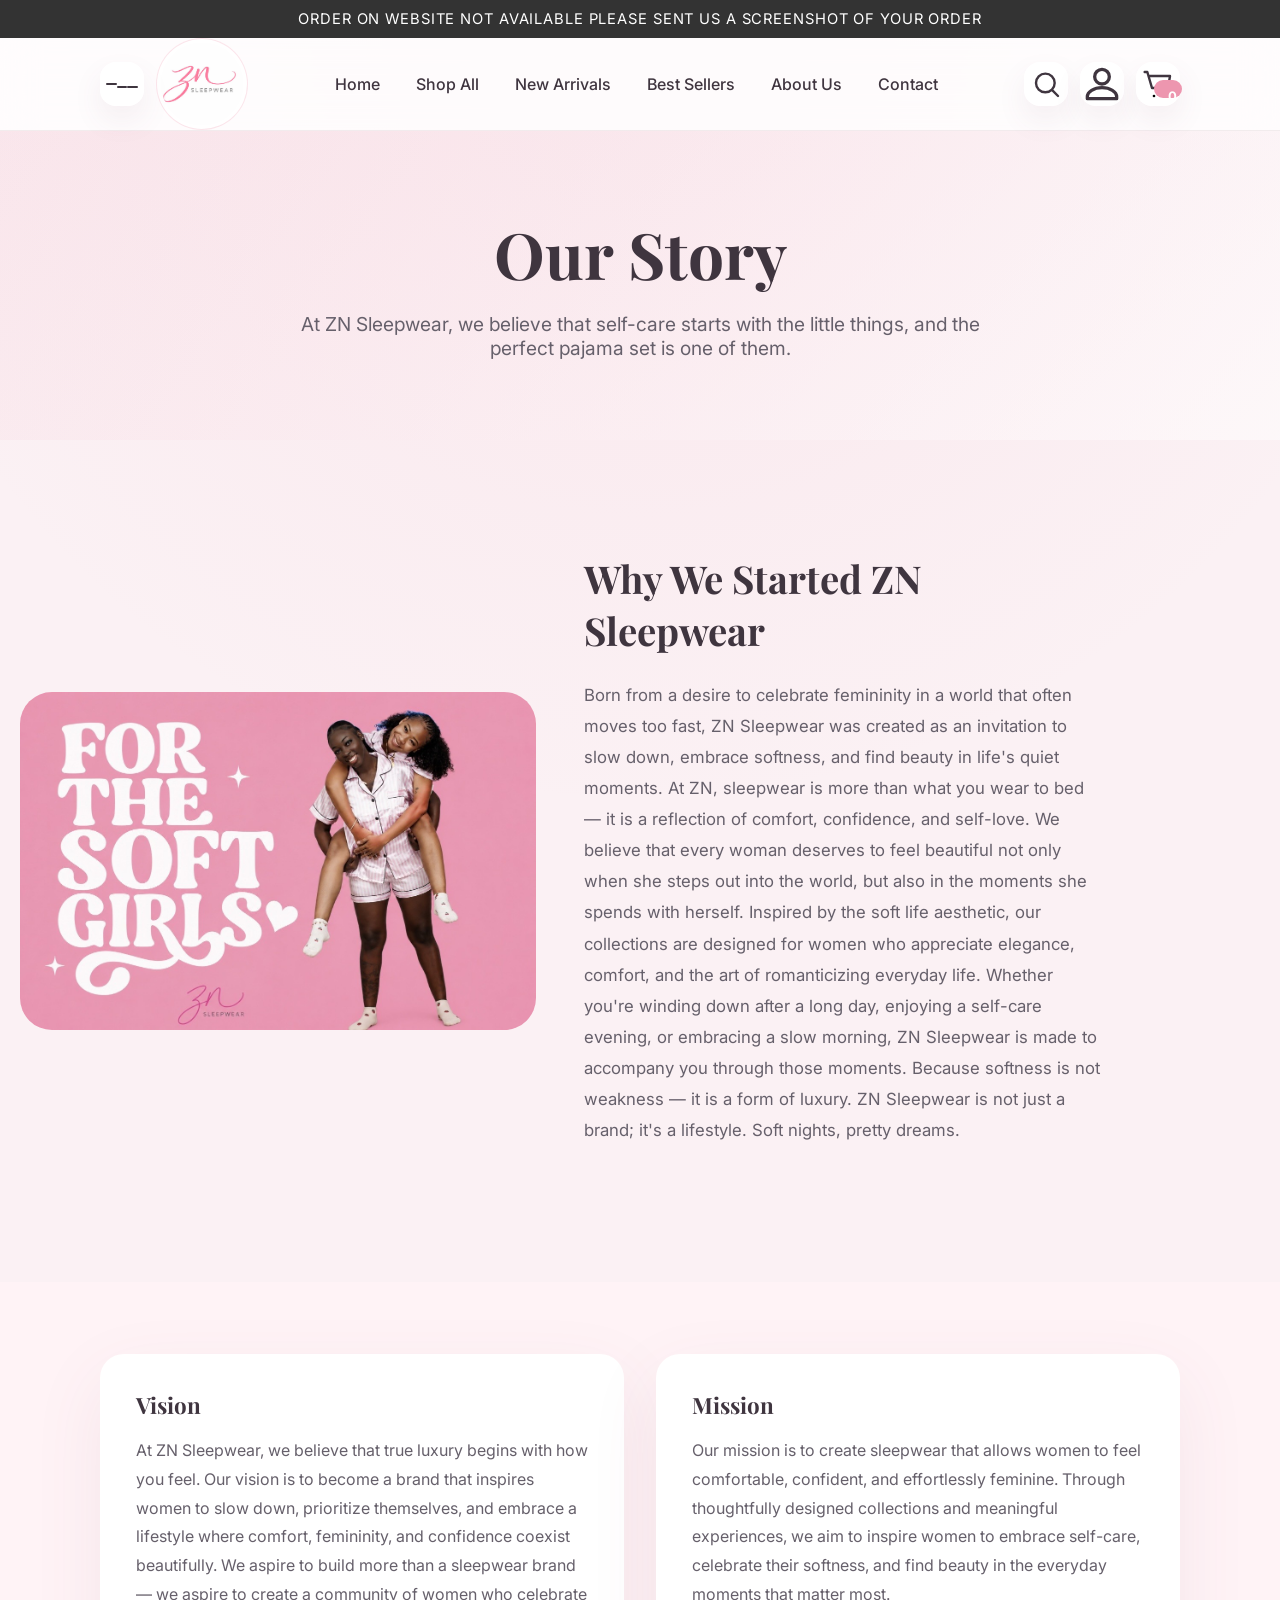
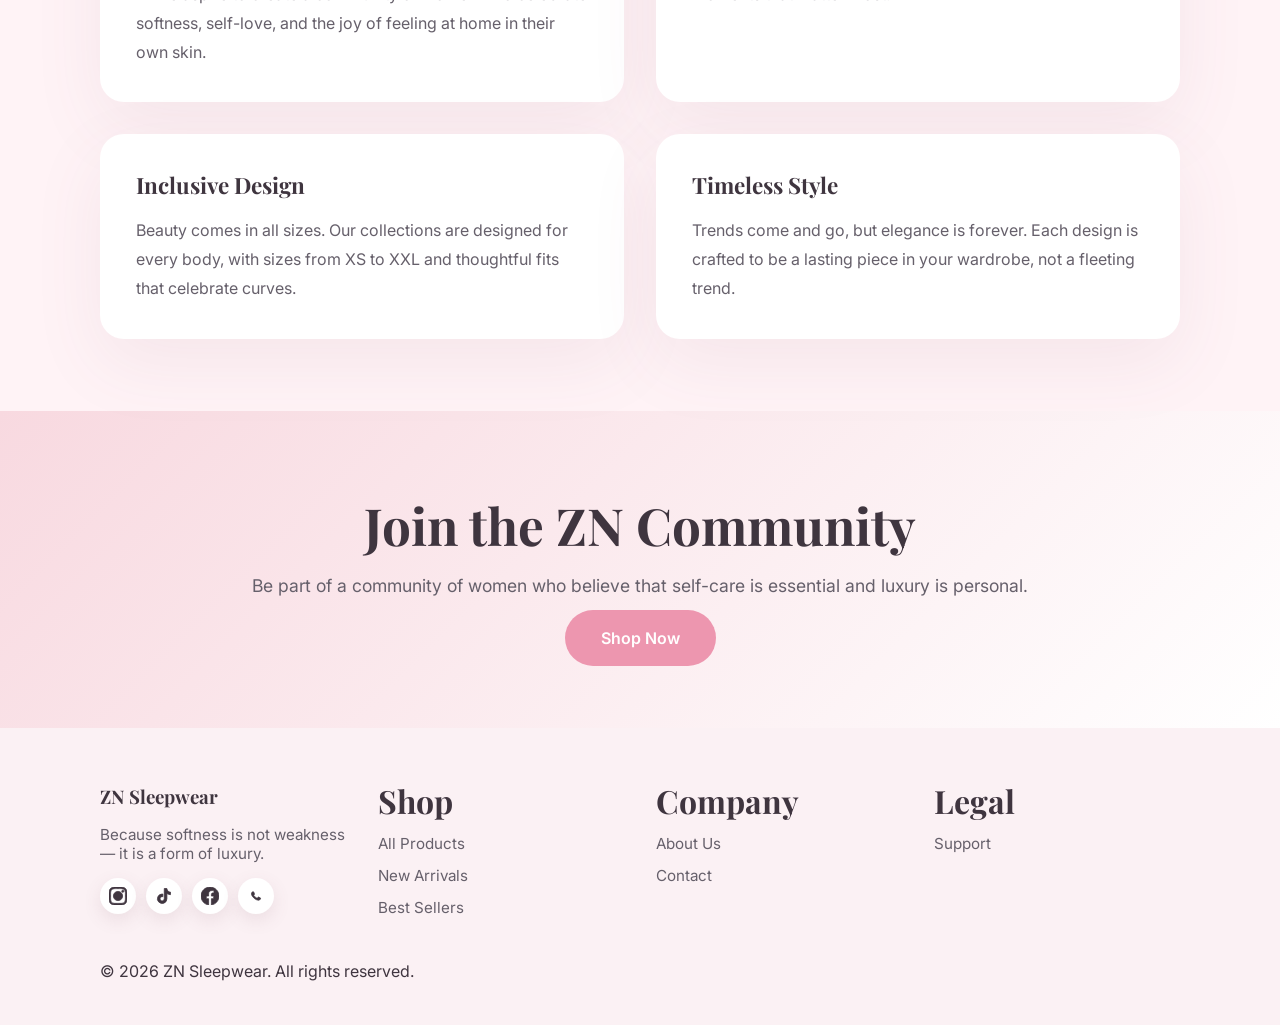
<file: about.html>
<!doctype html>
<html lang="en">
<head>
  <meta charset="utf-8" />
  <meta name="viewport" content="width=device-width, initial-scale=1" />
  <meta name="description" content="Learn about ZN Sleepwear - luxury sleepwear brand dedicated to comfort, quality, and sustainability." />
  <title>About Us | ZN Sleepwear</title>
  <link rel="preconnect" href="https://fonts.googleapis.com" />
  <link rel="preconnect" href="https://fonts.gstatic.com" crossorigin />
  <link href="https://fonts.googleapis.com/css2?family=Inter:wght@400;500;600;700;800&family=Playfair+Display:wght@500;600;700&display=swap" rel="stylesheet" />
  <link rel="stylesheet" href="css/style.css" />
</head>
<body>
  <div class="announcement-bar">ORDER ON WEBSITE NOT AVAILABLE PLEASE SENT US A SCREENSHOT OF YOUR ORDER</div>

  <header class="site-header" id="header">
    <div class="container header-inner">
      <button class="icon-btn nav-toggle" id="navToggle" aria-label="Open menu">
        <span></span>
        <span></span>
        <span></span>
      </button>

      <a class="brand-link" href="index.html">
        <img class="brand-logo" src="img/our logo.jpg" alt="ZN Sleepwear" />
      </a>

      <nav class="desktop-nav" aria-label="Main navigation">
        <ul>
          <li><a href="index.html">Home</a></li>
          <li><a href="shop.html">Shop All</a></li>
          <li><a href="shop.html?category=new">New Arrivals</a></li>
          <li><a href="shop.html?category=best">Best Sellers</a></li>
          <li><a href="about.html">About Us</a></li>
          <li><a href="contact.html">Contact</a></li>
        </ul>
      </nav>

      <div class="header-actions">
        <button class="icon-btn search-toggle" id="searchToggle" aria-label="Search">
          <svg viewBox="0 0 24 24" aria-hidden="true"><path d="M21 21l-4.35-4.35m1.85-5.45a7 7 0 1 1-14 0 7 7 0 0 1 14 0Z" fill="none" stroke="currentColor" stroke-width="1.8" stroke-linecap="round" stroke-linejoin="round"/></svg>
        </button>
        <a class="icon-btn account-btn" href="#" aria-label="Account">
          <svg viewBox="0 0 24 24" aria-hidden="true"><path d="M12 12a4 4 0 1 0-4-4 4 4 0 0 0 4 4Zm0 2c-4.4 0-8 2.2-8 5v1h16v-1c0-2.8-3.6-5-8-5Z" fill="none" stroke="currentColor" stroke-width="1.8" stroke-linecap="round" stroke-linejoin="round"/></svg>
        </a>
        <button class="icon-btn cart-btn" id="cartToggle" aria-label="Cart">
          <svg viewBox="0 0 24 24" aria-hidden="true"><path d="M6 6h15l-1.5 9h-12L4 3H2" fill="none" stroke="currentColor" stroke-width="1.8" stroke-linecap="round" stroke-linejoin="round"/><circle cx="9" cy="21" r="1"/><circle cx="18" cy="21" r="1"/></svg>
          <span class="badge cart-count" id="cartCount">0</span>
        </button>
      </div>
    </div>

    <nav class="mobile-nav hidden" id="mobileNav">
      <ul>
        <li><a href="index.html">Home</a></li>
        <li><a href="shop.html">Shop All</a></li>
        <li><a href="shop.html?category=new">New Arrivals</a></li>
        <li><a href="shop.html?category=best">Best Sellers</a></li>
        <li><a href="about.html">About Us</a></li>
        <li><a href="contact.html">Contact</a></li>
      </ul>
    </nav>

    <div class="search-panel hidden" id="searchPanel">
      <div class="container search-box">
        <input type="search" id="searchInput" placeholder="Search pajamas, robes, sets..." aria-label="Search" />
        <div id="searchResults" class="search-results hidden"></div>
      </div>
    </div>
  </header>

  <main id="main">
    <section class="page-hero">
      <div class="container">
        <h1>Our Story</h1>
        <p>At ZN Sleepwear, we believe that self-care starts with the little things, and the perfect pajama set is one of them.</p>
      </div>
    </section>

    <section class="section">
      <div class="container about-large-grid">
        <div class="about-large-image">
          <img src="img/pj%20cover.jfif" alt="ZN Sleepwear collection" />
        </div>
        <div class="about-large-copy">
          <h2>Why We Started ZN Sleepwear</h2>
          <p>Born from a desire to celebrate femininity in a world that often moves too fast, ZN Sleepwear was created as an invitation to slow down, embrace softness, and find beauty in life's quiet moments.

At ZN, sleepwear is more than what you wear to bed — it is a reflection of comfort, confidence, and self-love. We believe that every woman deserves to feel beautiful not only when she steps out into the world, but also in the moments she spends with herself.

Inspired by the soft life aesthetic, our collections are designed for women who appreciate elegance, comfort, and the art of romanticizing everyday life. Whether you're winding down after a long day, enjoying a self-care evening, or embracing a slow morning, ZN Sleepwear is made to accompany you through those moments.

Because softness is not weakness — it is a form of luxury.

ZN Sleepwear is not just a brand; it's a lifestyle.

Soft nights, pretty dreams.
</p>
        </div>
      </div>
    </section>

    <section class="section section-alt">
      <div class="container">
        <div class="values-grid">
          <div class="value-card">
            <h3>Vision</h3>
            <p>At ZN Sleepwear, we believe that true luxury begins with how you feel.

Our vision is to become a brand that inspires women to slow down, prioritize themselves, and embrace a lifestyle where comfort, femininity, and confidence coexist beautifully.

We aspire to build more than a sleepwear brand — we aspire to create a community of women who celebrate softness, self-love, and the joy of feeling at home in their own skin.
</p>
          </div>
          <div class="value-card">
            <h3>Mission</h3>
            <p>Our mission is to create sleepwear that allows women to feel comfortable, confident, and effortlessly feminine.

Through thoughtfully designed collections and meaningful experiences, we aim to inspire women to embrace self-care, celebrate their softness, and find beauty in the everyday moments that matter most.</p>
          </div>
          <div class="value-card">
            <h3>Inclusive Design</h3>
            <p>Beauty comes in all sizes. Our collections are designed for every body, with sizes from XS to XXL and thoughtful fits that celebrate curves.</p>
          </div>
          <div class="value-card">
            <h3>Timeless Style</h3>
            <p>Trends come and go, but elegance is forever. Each design is crafted to be a lasting piece in your wardrobe, not a fleeting trend.</p>
          </div>
        </div>
      </div>
    </section>

    <section class="section cta-section">
      <div class="container">
        <h2>Join the ZN Community</h2>
        <p>Be part of a community of women who believe that self-care is essential and luxury is personal.</p>
        <a class="btn btn-primary btn-large" href="shop.html">Shop Now</a>
      </div>
    </section>
  </main>

  <footer class="site-footer">
    <div class="container footer-content">
      <div class="footer-grid">
        <div class="footer-col">
          <h3>ZN Sleepwear</h3>
          <p>Because softness is not weakness — it is a form of luxury.</p>
          <div class="social-links">
            <a href="https://www.instagram.com/znsleepwear.sr?utm_source=qr" target="_blank" rel="noopener noreferrer" aria-label="Instagram">
              <svg viewBox="0 0 24 24" aria-hidden="true"><path d="M12 2.163c3.204 0 3.584.012 4.85.07 3.252.148 4.771 1.691 4.919 4.919.058 1.265.069 1.645.069 4.849 0 3.205-.012 3.584-.069 4.849-.149 3.225-1.664 4.771-4.919 4.919-1.266.057-1.645.069-4.849.069-3.203 0-3.584-.012-4.849-.069-3.26-.149-4.771-1.699-4.919-4.92-.058-1.265-.07-1.644-.07-4.849 0-3.204.013-3.583.07-4.849.149-3.227 1.664-4.771 4.919-4.919 1.266-.057 1.645-.069 4.849-.069zm0-2.163c-3.259 0-3.667.014-4.947.072-4.358.2-6.78 2.618-6.98 6.98-.059 1.281-.073 1.689-.073 4.948 0 3.259.014 3.668.072 4.948.2 4.358 2.618 6.78 6.98 6.98 1.281.058 1.689.072 4.948.072 3.259 0 3.668-.014 4.948-.072 4.354-.2 6.782-2.618 6.979-6.98.059-1.28.073-1.689.073-4.948 0-3.259-.014-3.667-.072-4.947-.196-4.354-2.617-6.78-6.979-6.98-1.281-.059-1.69-.073-4.949-.073z"/><path d="M5.838 12a6.162 6.162 0 1 1 12.324 0 6.162 6.162 0 0 1-12.324 0zM12 16a4 4 0 1 1 0-8 4 4 0 0 1 0 8zm4.965-10.322a1.44 1.44 0 1 1 2.881.001 1.44 1.44 0 0 1-2.881-.001z"/></svg>
            </a>
            <a href="https://www.tiktok.com/@znsleepwear.sr?_r=1&_t=ZS-9739ihKT8hF" target="_blank" rel="noopener noreferrer" aria-label="TikTok">
              <svg viewBox="0 0 24 24" aria-hidden="true"><path d="M19.59 6.69a4.83 4.83 0 0 1-3.77-4.25V2h-3.45v13.67a2.89 2.89 0 0 1-5.1 1.82 2.89 2.89 0 0 1 2.31-4.64 2.88 2.88 0 0 1 .88.13V9.4a6.84 6.84 0 0 0-1-.05A6.33 6.33 0 0 0 5 20.1a6.34 6.34 0 0 0 10.86-4.43v-7a8.16 8.16 0 0 0 4.77 1.52v-3.4a4.85 4.85 0 0 1-.97-.09z"/></svg>
            </a>
            <a href="https://www.facebook.com/share/1GzpDMSLn6/?mibextid=wwXIfr" target="_blank" rel="noopener noreferrer" aria-label="Facebook">
              <svg viewBox="0 0 24 24" aria-hidden="true"><path d="M24 12.073c0-6.627-5.373-12-12-12s-12 5.373-12 12c0 5.99 4.388 10.954 10.125 11.854v-8.385H7.078v-3.47h3.047V9.43c0-3.007 1.792-4.669 4.533-4.669 1.312 0 2.686.235 2.686.235v2.953H15.83c-1.491 0-1.956.925-1.956 1.874v2.25h3.328l-.532 3.47h-2.796v8.385C19.612 23.027 24 18.062 24 12.073z"/></svg>
            </a>
            <a href="https://wa.me/5978715234" target="_blank" rel="noopener noreferrer" aria-label="WhatsApp">
              <svg viewBox="0 0 24 24" aria-hidden="true"><path d="M17.472 14.382c-.297-.149-1.758-.867-2.03-.967-.273-.099-.472-.149-.672.149-.198.297-.767.967-.94 1.166-.173.198-.347.223-.644.075-.297-.149-1.255-.462-2.39-1.475-.883-.788-1.48-1.761-1.653-2.059-.173-.297-.018-.458.13-.606.134-.133.297-.347.446-.52.149-.173.198-.297.298-.495.099-.198.05-.372-.025-.52-.075-.149-.672-1.612-.921-2.212-.242-.579-.487-.5-.672-.51l-.573-.01c-.198 0-.52.075-.792.372s-1.04 1.016-1.04 2.479 1.065 2.876 1.213 3.074c.149.198 2.095 3.2 5.077 4.487.709.306 1.262.489 1.693.626.712.227 1.36.195 1.872.118.572-.085 1.758-.719 2.006-1.413.248-.695.248-1.29.173-1.413-.074-.124-.272-.198-.57-.347z"/></svg>
            </a>
          </div>
        </div>

        <div class="footer-col">
          <h4>Shop</h4>
          <ul>
            <li><a href="shop.html">All Products</a></li>
            <li><a href="shop.html?category=new">New Arrivals</a></li>
            <li><a href="shop.html?category=best">Best Sellers</a></li>
          </ul>
        </div>

        <div class="footer-col">
          <h4>Company</h4>
          <ul>
            <li><a href="about.html">About Us</a></li>
            <li><a href="contact.html">Contact</a></li>
          </ul>
        </div>

        <div class="footer-col">
          <h4>Legal</h4>
          <ul>
            <li><a href="contact.html">Support</a></li>
          </ul>
        </div>
      </div>

      <div class="footer-divider"></div>

      <div class="footer-bottom">
        <p>&copy; 2026 ZN Sleepwear. All rights reserved.</p>
      </div>
    </div>
  </footer>

  <div class="cart-drawer hidden" id="cartDrawer">
    <div class="drawer-header">
      <h2>Your Bag</h2>
      <button class="icon-btn close-cart" id="closeCart" aria-label="Close">
        <svg viewBox="0 0 24 24"><path d="M18 6L6 18M6 6l12 12" stroke="currentColor" stroke-width="2" stroke-linecap="round"/></svg>
      </button>
    </div>
    <div class="drawer-body">
      <div id="cartItemsList" class="cart-items-list"></div>
    </div>
    <div class="drawer-footer">
      <div class="cart-summary">
        <div class="summary-row">
          <span>Subtotal</span>
          <strong id="cartSubtotal">SRD0.00</strong>
        </div>
        <div class="summary-row">
          <span>Shipping</span>
          <span>Calculated at checkout</span>
        </div>
      </div>
      <button class="btn btn-primary btn-block" id="checkoutBtn">Proceed to Checkout</button>
      <a class="btn btn-outline btn-block" href="shop.html">Continue Shopping</a>
    </div>
  </div>

  <div class="backdrop hidden" id="backdrop"></div>

  <script src="js/app.js" defer></script>
</body>
</html>
</file>
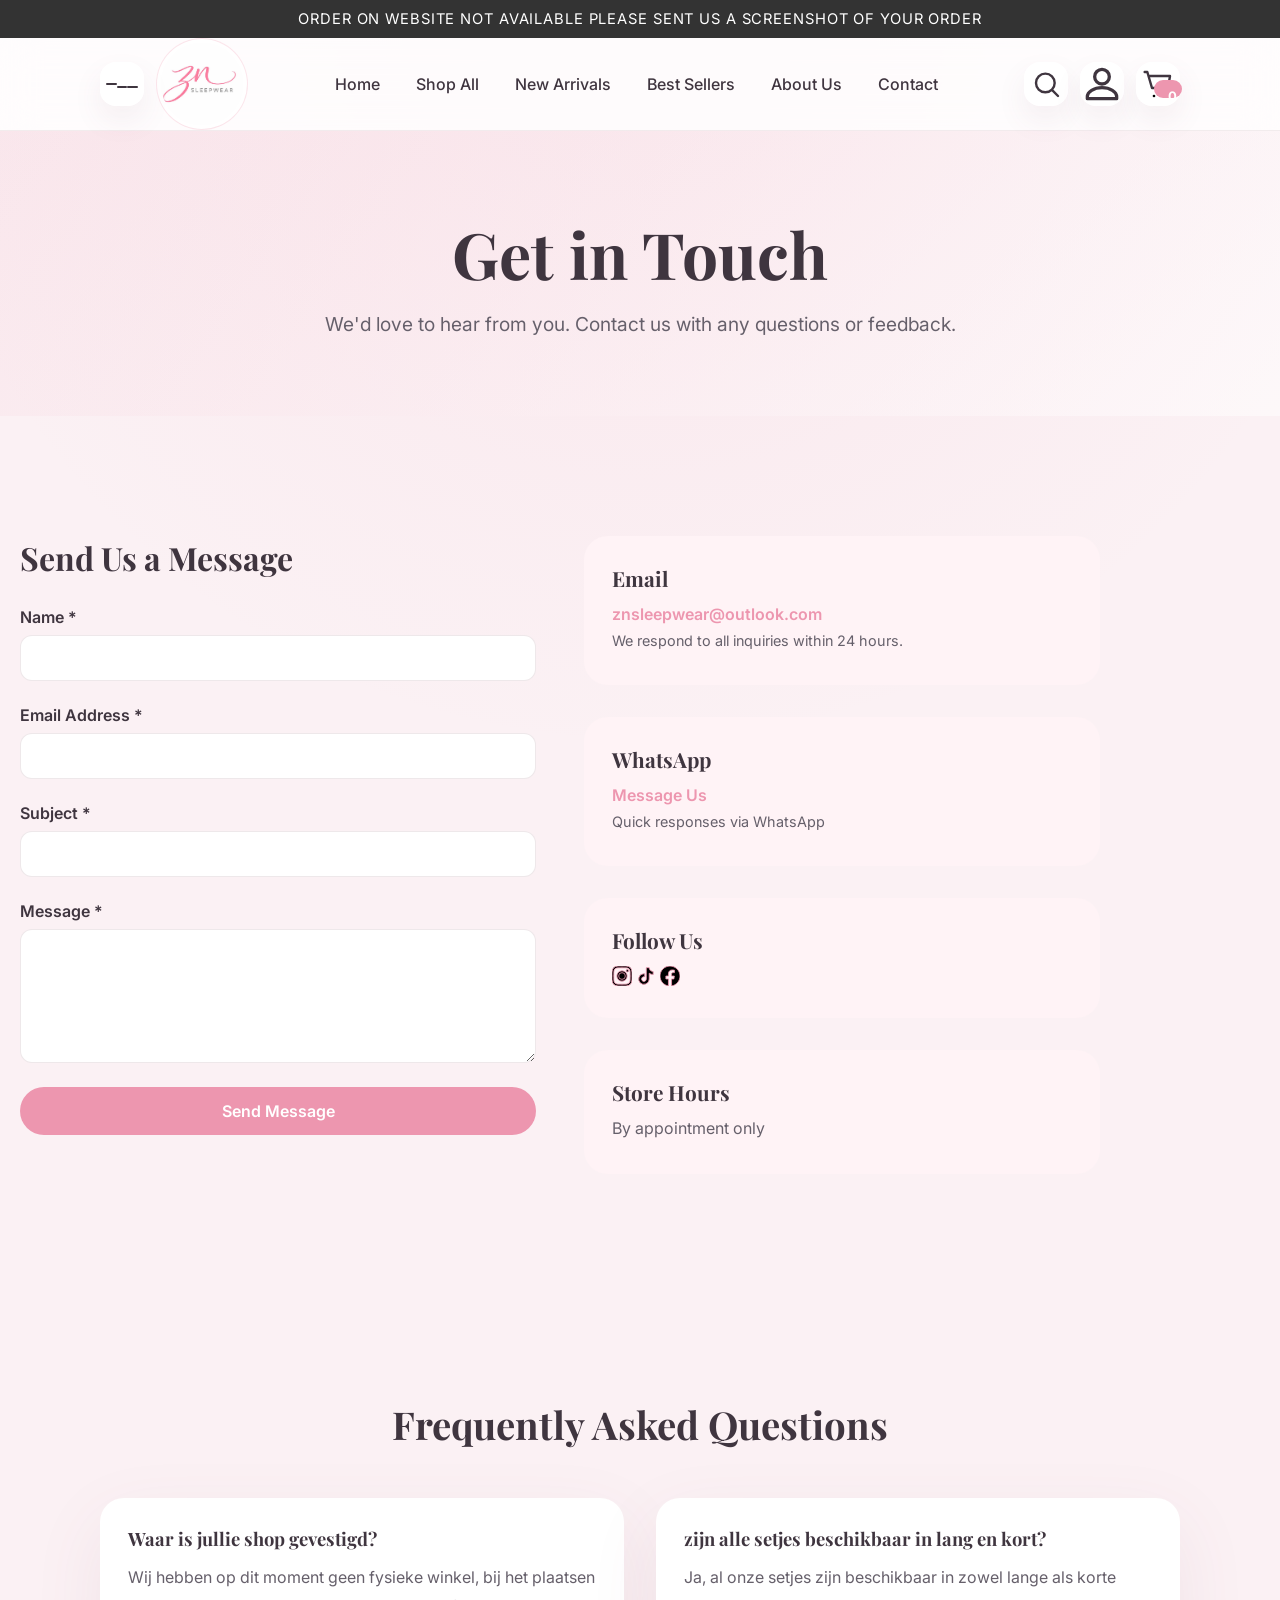
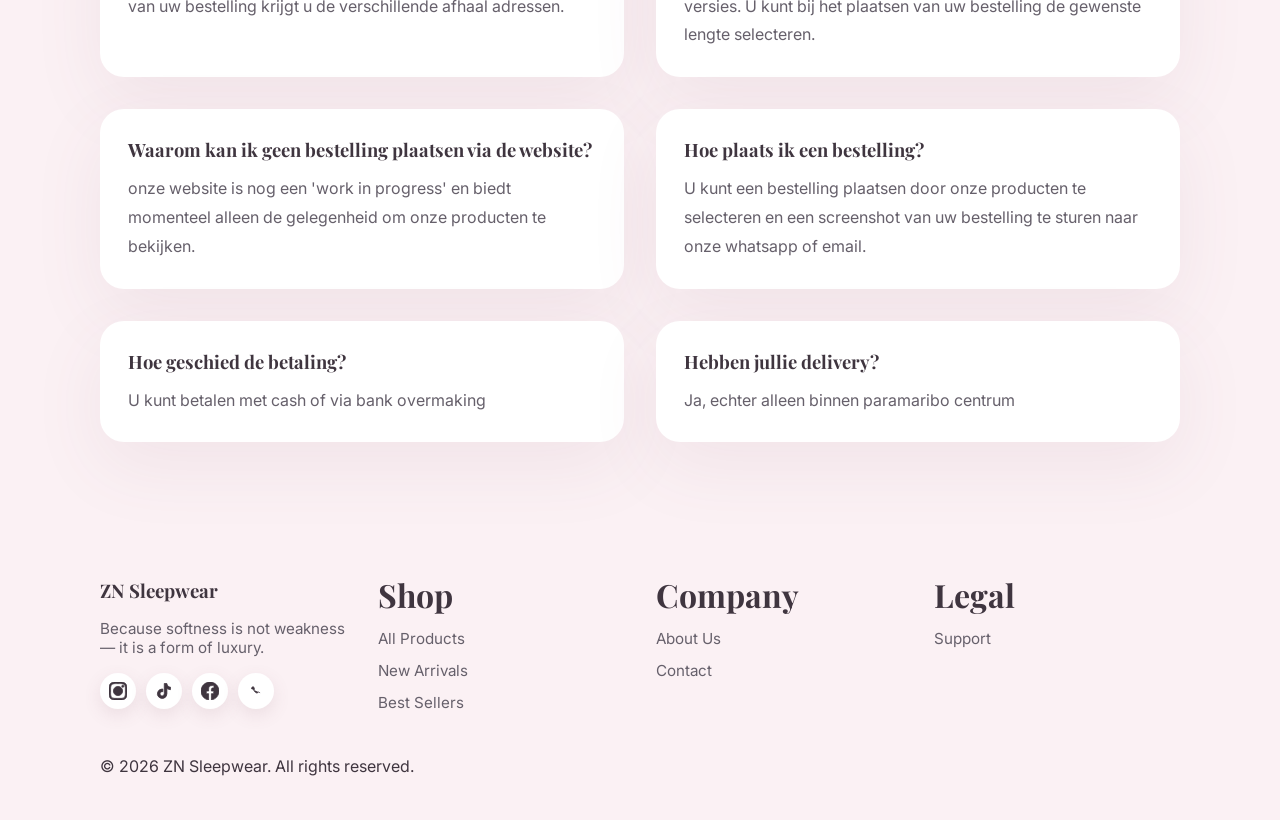
<file: contact.html>
<!doctype html>
<html lang="en">
<head>
  <meta charset="utf-8" />
  <meta name="viewport" content="width=device-width, initial-scale=1" />
  <meta name="description" content="Contact ZN Sleepwear - Get in touch with our team via email, phone, or social media." />
  <title>Contact | ZN Sleepwear</title>
  <link rel="preconnect" href="https://fonts.googleapis.com" />
  <link rel="preconnect" href="https://fonts.gstatic.com" crossorigin />
  <link href="https://fonts.googleapis.com/css2?family=Inter:wght@400;500;600;700;800&family=Playfair+Display:wght@500;600;700&display=swap" rel="stylesheet" />
  <link rel="stylesheet" href="css/style.css" />
</head>
<body>
  <div class="announcement-bar">ORDER ON WEBSITE NOT AVAILABLE PLEASE SENT US A SCREENSHOT OF YOUR ORDER</div>

  <header class="site-header" id="header">
    <div class="container header-inner">
      <button class="icon-btn nav-toggle" id="navToggle" aria-label="Open menu">
        <span></span>
        <span></span>
        <span></span>
      </button>

      <a class="brand-link" href="index.html">
        <img class="brand-logo" src="img/our logo.jpg" alt="ZN Sleepwear" />
      </a>

      <nav class="desktop-nav" aria-label="Main navigation">
        <ul>
          <li><a href="index.html">Home</a></li>
          <li><a href="shop.html">Shop All</a></li>
          <li><a href="shop.html?category=new">New Arrivals</a></li>
          <li><a href="shop.html?category=best">Best Sellers</a></li>
          <li><a href="about.html">About Us</a></li>
          <li><a href="contact.html">Contact</a></li>
        </ul>
      </nav>

      <div class="header-actions">
        <button class="icon-btn search-toggle" id="searchToggle" aria-label="Search">
          <svg viewBox="0 0 24 24" aria-hidden="true"><path d="M21 21l-4.35-4.35m1.85-5.45a7 7 0 1 1-14 0 7 7 0 0 1 14 0Z" fill="none" stroke="currentColor" stroke-width="1.8" stroke-linecap="round" stroke-linejoin="round"/></svg>
        </button>
        <a class="icon-btn account-btn" href="#" aria-label="Account">
          <svg viewBox="0 0 24 24" aria-hidden="true"><path d="M12 12a4 4 0 1 0-4-4 4 4 0 0 0 4 4Zm0 2c-4.4 0-8 2.2-8 5v1h16v-1c0-2.8-3.6-5-8-5Z" fill="none" stroke="currentColor" stroke-width="1.8" stroke-linecap="round" stroke-linejoin="round"/></svg>
        </a>
        <button class="icon-btn cart-btn" id="cartToggle" aria-label="Cart">
          <svg viewBox="0 0 24 24" aria-hidden="true"><path d="M6 6h15l-1.5 9h-12L4 3H2" fill="none" stroke="currentColor" stroke-width="1.8" stroke-linecap="round" stroke-linejoin="round"/><circle cx="9" cy="21" r="1"/><circle cx="18" cy="21" r="1"/></svg>
          <span class="badge cart-count" id="cartCount">0</span>
        </button>
      </div>
    </div>

    <nav class="mobile-nav hidden" id="mobileNav">
      <ul>
        <li><a href="index.html">Home</a></li>
        <li><a href="shop.html">Shop All</a></li>
        <li><a href="shop.html?category=new">New Arrivals</a></li>
        <li><a href="shop.html?category=best">Best Sellers</a></li>
        <li><a href="about.html">About Us</a></li>
        <li><a href="contact.html">Contact</a></li>
      </ul>
    </nav>

    <div class="search-panel hidden" id="searchPanel">
      <div class="container search-box">
        <input type="search" id="searchInput" placeholder="Search pajamas, robes, sets..." aria-label="Search" />
        <div id="searchResults" class="search-results hidden"></div>
      </div>
    </div>
  </header>

  <main id="main">
    <section class="page-hero">
      <div class="container">
        <h1>Get in Touch</h1>
        <p>We'd love to hear from you. Contact us with any questions or feedback.</p>
      </div>
    </section>

    <section class="section">
      <div class="container contact-grid">
        <div class="contact-form-wrapper">
          <h2>Send Us a Message</h2>
          <form class="contact-form" id="contactForm">
            <div class="form-group">
              <label for="name">Name *</label>
              <input type="text" id="name" name="name" required />
            </div>
            <div class="form-group">
              <label for="email">Email Address *</label>
              <input type="email" id="email" name="email" required />
            </div>
            <div class="form-group">
              <label for="subject">Subject *</label>
              <input type="text" id="subject" name="subject" required />
            </div>
            <div class="form-group">
              <label for="message">Message *</label>
              <textarea id="message" name="message" rows="6" required></textarea>
            </div>
            <button class="btn btn-primary" type="submit">Send Message</button>
          </form>
        </div>

        <div class="contact-info">
          <div class="info-card">
            <h3>Email</h3>
            <p><a href="mailto:znsleepwear@outlook.com">znsleepwear@outlook.com</a></p>
            <p class="text-small">We respond to all inquiries within 24 hours.</p>
          </div>

          <div class="info-card">
            <h3>WhatsApp</h3>
            <p><a href="https://wa.me/5978715234" target="_blank" rel="noopener">Message Us</a></p>
            <p class="text-small">Quick responses via WhatsApp</p>
          </div>

          <div class="info-card">
            <h3>Follow Us</h3>
            <div class="social-grid">
              <a href="https://www.instagram.com/znsleepwear.sr?utm_source=qr" target="_blank" rel="noopener noreferrer" aria-label="Instagram" class="social-icon">
                <svg viewBox="0 0 24 24" aria-hidden="true"><path d="M12 2.163c3.204 0 3.584.012 4.85.07 3.252.148 4.771 1.691 4.919 4.919.058 1.265.069 1.645.069 4.849 0 3.205-.012 3.584-.069 4.849-.149 3.225-1.664 4.771-4.919 4.919-1.266.057-1.645.069-4.849.069-3.203 0-3.584-.012-4.849-.069-3.26-.149-4.771-1.699-4.919-4.92-.058-1.265-.07-1.644-.07-4.849 0-3.204.013-3.583.07-4.849.149-3.227 1.664-4.771 4.919-4.919 1.266-.057 1.645-.069 4.849-.069zm0-2.163c-3.259 0-3.667.014-4.947.072-4.358.2-6.78 2.618-6.98 6.98-.059 1.281-.073 1.689-.073 4.948 0 3.259.014 3.668.072 4.948.2 4.358 2.618 6.78 6.98 6.98 1.281.058 1.689.072 4.948.072 3.259 0 3.668-.014 4.948-.072 4.354-.2 6.782-2.618 6.979-6.98.059-1.28.073-1.689.073-4.948 0-3.259-.014-3.667-.072-4.947-.196-4.354-2.617-6.78-6.979-6.98-1.281-.059-1.69-.073-4.949-.073z"/><path d="M5.838 12a6.162 6.162 0 1 1 12.324 0 6.162 6.162 0 0 1-12.324 0zM12 16a4 4 0 1 1 0-8 4 4 0 0 1 0 8zm4.965-10.322a1.44 1.44 0 1 1 2.881.001 1.44 1.44 0 0 1-2.881-.001z"/></svg>
              </a>
              <a href="https://www.tiktok.com/@znsleepwear.sr?_r=1&_t=ZS-9739ihKT8hF" target="_blank" rel="noopener noreferrer" aria-label="TikTok" class="social-icon">
                <svg viewBox="0 0 24 24" aria-hidden="true"><path d="M19.59 6.69a4.83 4.83 0 0 1-3.77-4.25V2h-3.45v13.67a2.89 2.89 0 0 1-5.1 1.82 2.89 2.89 0 0 1 2.31-4.64 2.88 2.88 0 0 1 .88.13V9.4a6.84 6.84 0 0 0-1-.05A6.33 6.33 0 0 0 5 20.1a6.34 6.34 0 0 0 10.86-4.43v-7a8.16 8.16 0 0 0 4.77 1.52v-3.4a4.85 4.85 0 0 1-.97-.09z"/></svg>
              </a>
              <a href="https://www.facebook.com/share/1GzpDMSLn6/?mibextid=wwXIfr" target="_blank" rel="noopener noreferrer" aria-label="Facebook" class="social-icon">
                <svg viewBox="0 0 24 24" aria-hidden="true"><path d="M24 12.073c0-6.627-5.373-12-12-12s-12 5.373-12 12c0 5.99 4.388 10.954 10.125 11.854v-8.385H7.078v-3.47h3.047V9.43c0-3.007 1.792-4.669 4.533-4.669 1.312 0 2.686.235 2.686.235v2.953H15.83c-1.491 0-1.956.925-1.956 1.874v2.25h3.328l-.532 3.47h-2.796v8.385C19.612 23.027 24 18.062 24 12.073z"/></svg>
              </a>
            </div>
          </div>

          <div class="info-card">
            <h3>Store Hours</h3>
            <p>By appointment only</p>
          </div>
        </div>
      </div>
    </section>

    <section class="section faq-section">
      <div class="container">
        <h2>Frequently Asked Questions</h2>
        <div class="faq-grid">
          <div class="faq-item">
            <h4>Waar is jullie shop gevestigd?</h4>
            <p>Wij hebben op dit moment geen fysieke winkel, bij het plaatsen van uw bestelling krijgt u de verschillende afhaal adressen.</p>
          </div>
          <div class="faq-item">
            <h4>zijn alle setjes beschikbaar in lang en kort?</h4>
            <p>Ja, al onze setjes zijn beschikbaar in zowel lange als korte versies. U kunt bij het plaatsen van uw bestelling de gewenste lengte selecteren.</p>
          </div>
          <div class="faq-item">
            <h4>Waarom kan ik geen bestelling plaatsen via de website?</h4>
            <p>onze website is nog een 'work in progress' en biedt momenteel alleen de gelegenheid om onze producten te bekijken.</p>
          </div>
          <div class="faq-item">
            <h4>Hoe plaats ik een bestelling?</h4>
            <p>U kunt een bestelling plaatsen door onze producten te selecteren en een screenshot van uw bestelling te sturen naar onze whatsapp of email.</p>
          </div>
          <div class="faq-item">
            <h4>Hoe geschied de betaling?</h4>
            <p>U kunt betalen met cash of via bank overmaking</p>
          </div>
          <div class="faq-item">
            <h4>Hebben jullie delivery?</h4>
            <p>Ja, echter alleen binnen paramaribo centrum</p>
          </div>
        </div>
      </div>
    </section>
  </main>

  <footer class="site-footer">
    <div class="container footer-content">
      <div class="footer-grid">
        <div class="footer-col">
          <h3>ZN Sleepwear</h3>
          <p>Because softness is not weakness — it is a form of luxury.</p>
          <div class="social-links">
            <a href="https://www.instagram.com/znsleepwear.sr?utm_source=qr" target="_blank" rel="noopener noreferrer" aria-label="Instagram">
              <svg viewBox="0 0 24 24" aria-hidden="true"><path d="M12 2.163c3.204 0 3.584.012 4.85.07 3.252.148 4.771 1.691 4.919 4.919.058 1.265.069 1.645.069 4.849 0 3.205-.012 3.584-.069 4.849-.149 3.225-1.664 4.771-4.919 4.919-1.266.057-1.645.069-4.849.069-3.203 0-3.584-.012-4.849-.069-3.26-.149-4.771-1.699-4.919-4.92-.058-1.265-.07-1.644-.07-4.849 0-3.204.013-3.583.07-4.849.149-3.227 1.664-4.771 4.919-4.919 1.266-.057 1.645-.069 4.849-.069zm0-2.163c-3.259 0-3.667.014-4.947.072-4.358.2-6.78 2.618-6.98 6.98-.059 1.281-.073 1.689-.073 4.948 0 3.259.014 3.668.072 4.948.2 4.358 2.618 6.78 6.98 6.98 1.281.058 1.689.072 4.948.072 3.259 0 3.668-.014 4.948-.072 4.354-.2 6.782-2.618 6.979-6.98.059-1.28.073-1.689.073-4.948 0-3.259-.014-3.667-.072-4.947-.196-4.354-2.617-6.78-6.979-6.98-1.281-.059-1.69-.073-4.949-.073z"/><path d="M5.838 12a6.162 6.162 0 1 1 12.324 0 6.162 6.162 0 0 1-12.324 0zM12 16a4 4 0 1 1 0-8 4 4 0 0 1 0 8zm4.965-10.322a1.44 1.44 0 1 1 2.881.001 1.44 1.44 0 0 1-2.881-.001z"/></svg>
            </a>
            <a href="https://www.tiktok.com/@znsleepwear.sr?_r=1&_t=ZS-9739ihKT8hF" target="_blank" rel="noopener noreferrer" aria-label="TikTok">
              <svg viewBox="0 0 24 24" aria-hidden="true"><path d="M19.59 6.69a4.83 4.83 0 0 1-3.77-4.25V2h-3.45v13.67a2.89 2.89 0 0 1-5.1 1.82 2.89 2.89 0 0 1 2.31-4.64 2.88 2.88 0 0 1 .88.13V9.4a6.84 6.84 0 0 0-1-.05A6.33 6.33 0 0 0 5 20.1a6.34 6.34 0 0 0 10.86-4.43v-7a8.16 8.16 0 0 0 4.77 1.52v-3.4a4.85 4.85 0 0 1-.97-.09z"/></svg>
            </a>
            <a href="https://www.facebook.com/share/1GzpDMSLn6/?mibextid=wwXIfr" target="_blank" rel="noopener noreferrer" aria-label="Facebook">
              <svg viewBox="0 0 24 24" aria-hidden="true"><path d="M24 12.073c0-6.627-5.373-12-12-12s-12 5.373-12 12c0 5.99 4.388 10.954 10.125 11.854v-8.385H7.078v-3.47h3.047V9.43c0-3.007 1.792-4.669 4.533-4.669 1.312 0 2.686.235 2.686.235v2.953H15.83c-1.491 0-1.956.925-1.956 1.874v2.25h3.328l-.532 3.47h-2.796v8.385C19.612 23.027 24 18.062 24 12.073z"/></svg>
            </a>
            <a href="https://wa.me/5978715234" target="_blank" rel="noopener noreferrer" aria-label="WhatsApp">
              <svg viewBox="0 0 24 24" aria-hidden="true"><path d="M17.472 14.382c-.297-.149-1.758-.867-2.03-.967-.273-.099-.472-.149-.672.149-.198.297-.767.967-.94 1.166-.173.198-.347.223-.644.075-.297-.149-1.255-.462-2.39-1.475-.883-.788-1.48-1.761-1.653-2.059-.173-.297-.018-.458.13-.606.134-.133.297-.347.446-.52.149-.173.198-.297.298-.495.099-.198.05-.372-.025-.52 -.075-.149-.672-1.612-.921-2.212-.242-.579-.487 -.5 -.672 -.51l -.573 -.01c -.198 0 -.52 .075 -.792 .372s -1.04 1.016 -1.04 2.479 1.065 2.876 1.２１３ 3.0７４c .１４９ .１９８ ２．０９５ ３．２ ５．０７７ ４．４８７ .７０９ .３０６ １．２６２ .４８９ １．６９３ .６２６ .７１２ .２２７ １．３６ .１９５ １．８７２ .１１８ .５７２ -.０８５ １．７５８ -.７１９ ２．００６ -１．４１３ .２４８ -.６９５ .２４８ -１．２９ .１７３ -１．４１３ -.０７４ -.１２４ -.２７２ -.１９８ -.５７ -.３４７z"/></svg>
            </a>
          </div>
        </div>

        <div class="footer-col">
          <h4>Shop</h4>
          <ul>
            <li><a href="shop.html">All Products</a></li>
            <li><a href="shop.html?category=new">New Arrivals</a></li>
            <li><a href="shop.html?category=best">Best Sellers</a></li>
          </ul>
        </div>

        <div class="footer-col">
          <h4>Company</h4>
          <ul>
            <li><a href="about.html">About Us</a></li>
            <li><a href="contact.html">Contact</a></li>
          </ul>
        </div>

        <div class="footer-col">
          <h4>Legal</h4>
          <ul>
            <li><a href="contact.html">Support</a></li>
          </ul>
        </div>
      </div>

      <div class="footer-divider"></div>

      <div class="footer-bottom">
        <p>&copy; 2026 ZN Sleepwear. All rights reserved.</p>
      </div>
    </div>
  </footer>

  <div class="cart-drawer hidden" id="cartDrawer">
    <div class="drawer-header">
      <h2>Your Bag</h2>
      <button class="icon-btn close-cart" id="closeCart" aria-label="Close">
        <svg viewBox="0 0 24 24"><path d="M18 6L6 18M6 6l12 12" stroke="currentColor" stroke-width="2" stroke-linecap="round"/></svg>
      </button>
    </div>
    <div class="drawer-body">
      <div id="cartItemsList" class="cart-items-list"></div>
    </div>
    <div class="drawer-footer">
      <div class="cart-summary">
        <div class="summary-row">
          <span>Subtotal</span>
          <strong id="cartSubtotal">SRD0.00</strong>
        </div>
        <div class="summary-row">
          <span>Shipping</span>
          <span>Calculated at checkout</span>
        </div>
      </div>
      <button class="btn btn-primary btn-block" id="checkoutBtn">Proceed to Checkout</button>
      <a class="btn btn-outline btn-block" href="shop.html">Continue Shopping</a>
    </div>
  </div>

  <div class="backdrop hidden" id="backdrop"></div>

  <script src="js/app.js" defer></script>
</body>
</html>
</file>
<file: css/style.css>
:root {
  --bg: #fbf1f4;
  --surface: #ffffff;
  --surface-soft: #fff3f6;
  --pink: #ed96af;
  --pink-soft: #f8d9e0;
  --gray: #66606b;
  --gray-soft: #a79da6;
  --text: #3f353f;
  --text-light: #5a5461;
  --border: rgba(151, 112, 124, 0.16);
  --shadow: 0 24px 72px rgba(124, 82, 97, 0.08);
  --radius: 28px;
}

* {
  box-sizing: border-box;
}

html {
  scroll-behavior: smooth;
}

body {
  margin: 0;
  font-family: 'Inter', system-ui, sans-serif;
  background: radial-gradient(circle at top, rgba(237, 150, 175, 0.12), transparent 30%), var(--bg);
  color: var(--text);
}

img {
  display: block;
  max-width: 100%;
}

a {
  color: inherit;
  text-decoration: none;
}

button,
input {
  font: inherit;
}

button {
  cursor: pointer;
}

.container {
  max-width: 1120px;
  margin: 0 auto;
  padding: 0 20px;
}

.announcement-bar {
  background: #333333;
  color: #ffffff;
  text-align: center;
  padding: 10px 0;
  font-size: 0.92rem;
  letter-spacing: 0.06em;
}

.site-header {
  position: sticky;
  top: 0;
  z-index: 30;
  background: rgba(255, 255, 255, 0.82);
  backdrop-filter: blur(18px);
  border-bottom: 1px solid rgba(151, 112, 124, 0.12);
}

.header-inner {
  display: flex;
  align-items: center;
  justify-content: space-between;
  gap: 12px;
  min-height: 76px;
}

.brand-link {
  display: inline-flex;
  align-items: center;
}

.brand-logo {
  width: 92px;
  height: auto;
  border-radius: 50%;
  border: 1px solid rgba(237, 150, 175, 0.25);
  padding: 4px;
  background: #fff;
}

.icon-btn {
  position: relative;
  border: none;
  background: rgba(255, 255, 255, 0.9);
  width: 44px;
  height: 44px;
  border-radius: 16px;
  color: var(--text);
  display: inline-flex;
  align-items: center;
  justify-content: center;
  box-shadow: 0 14px 30px rgba(124, 82, 97, 0.08);
  transition: transform 180ms ease, background 180ms ease;
}

.icon-btn:hover,
.icon-btn:focus-visible {
  transform: translateY(-1px);
  background: #fff;
}

.nav-toggle span {
  display: block;
  width: 22px;
  height: 2px;
  background: var(--text);
  border-radius: 999px;
}

.nav-toggle span + span {
  margin-top: 6px;
}

.header-actions {
  display: flex;
  align-items: center;
  gap: 12px;
}

.cart-count {
  position: absolute;
  top: 6px;
  right: 6px;
  min-width: 18px;
  height: 18px;
  border-radius: 999px;
  background: var(--pink);
  color: #fff;
  font-size: 0.75rem;
  font-weight: 700;
  display: grid;
  place-items: center;
}

.mobile-nav,
.search-panel {
  background: #fff;
  border-bottom: 1px solid rgba(151, 112, 124, 0.12);
}

.mobile-nav ul,
.footer-grid ul {
  list-style: none;
  margin: 0;
  padding: 0;
}

.mobile-nav li {
  border-top: 1px solid rgba(151, 112, 124, 0.1);
}

.mobile-nav a {
  display: block;
  padding: 18px 20px;
  font-weight: 600;
  color: var(--text);
}

.search-box {
  position: relative;
  padding: 18px 0;
}

.search-box input {
  width: 100%;
  border-radius: 16px;
  border: 1px solid rgba(151, 112, 124, 0.18);
  padding: 14px 18px;
  background: #fff;
  color: var(--text);
  box-shadow: inset 0 2px 8px rgba(124, 82, 97, 0.05);
}

 .hero {
  position: relative;
  min-height: 88vh;
  display: flex;
  align-items: flex-end;
  justify-content: center;
  overflow: hidden;
  padding: 40px 0 28px;
}

.hero-image {
  position: absolute;
  inset: 0;
  width: 100%;
  height: 100%;
  object-fit: cover;
  object-position: center;
  filter: saturate(0.95) brightness(0.95);
}

.hero-overlay {
  position: absolute;
  inset: 0;
  background: linear-gradient(180deg, rgba(255, 255, 255, 0.14), rgba(255, 255, 255, 0.93) 60%);
}

.hero-copy {
  position: relative;
  z-index: 2;
  width: min(760px, 100%);
  padding: 44px 32px;
  border-radius: 32px;
  background: rgba(255, 255, 255, 0.82);
  backdrop-filter: blur(18px);
  box-shadow: var(--shadow);
}

.eyebrow {
  display: inline-flex;
  text-transform: uppercase;
  letter-spacing: 0.24em;
  font-size: 0.78rem;
  color: var(--pink);
  margin-bottom: 16px;
}

.hero-copy h1 {
  margin: 0;
  font-family: 'Playfair Display', serif;
  font-size: clamp(3rem, 6vw, 5.2rem);
  line-height: 0.95;
  letter-spacing: -0.04em;
  color: #3c2f3e;
}

.hero-copy p {
  margin: 22px 0 28px;
  max-width: 58ch;
  font-size: 1.05rem;
  color: var(--gray);
  line-height: 1.75;
}

.btn,
.pill {
  border: none;
  border-radius: 999px;
  padding: 14px 22px;
  font-weight: 600;
  transition: transform 180ms ease, background 180ms ease, color 180ms ease;
}

.btn:hover,
.pill:hover,
.btn:focus-visible,
.pill:focus-visible {
  transform: translateY(-1px);
}

.btn-primary {
  background: var(--pink);
  color: #fff;
}

.btn-outline {
  background: rgba(237, 150, 175, 0.1);
  color: var(--text);
}

.section {
  padding: 72px 0;
}

.section-alt {
  background: var(--surface-soft);
}

.section-header {
  display: flex;
  align-items: flex-end;
  justify-content: space-between;
  gap: 16px;
  margin-bottom: 28px;
}

.section-label {
  margin: 0 0 8px;
  color: var(--pink);
  font-size: 0.95rem;
  letter-spacing: 0.18em;
  text-transform: uppercase;
}

.section-header h2,
.about-copy h2,
.footer-grid h4 {
  margin: 0;
  font-family: 'Playfair Display', serif;
  font-size: clamp(2rem, 2.5vw, 3rem);
  line-height: 1.05;
}

.section-header .filters {
  display: flex;
  flex-wrap: wrap;
  gap: 12px;
}

.pill {
  background: #fff;
  color: var(--text);
  border: 1px solid rgba(151, 112, 124, 0.14);
  box-shadow: 0 14px 28px rgba(151, 112, 124, 0.08);
}

.pill.active,
.pill:hover {
  background: var(--pink);
  color: #fff;
}

.product-grid {
  display: grid;
  grid-template-columns: repeat(2, minmax(0, 1fr));
  gap: 20px;
}

.product-card {
  background: var(--surface);
  border-radius: 28px;
  overflow: hidden;
  box-shadow: var(--shadow);
  position: relative;
  transition: transform 220ms ease, box-shadow 220ms ease;
  will-change: transform;
  backface-visibility: hidden;
}

.product-card:hover {
  transform: translateY(-4px);
}

.product-image {
  position: relative;
  overflow: hidden;
  contain: layout;
}

.product-image img {
  width: 100%;
  height: 70vh;
  object-fit: cover;
  transition: transform 320ms ease;
  will-change: transform;
  backface-visibility: hidden;
  -webkit-font-smoothing: antialiased;
  -moz-osx-font-smoothing: grayscale;
}

.product-img-clickable {
  cursor: pointer;
}

@media (max-width: 767px) {
  .product-image img {
    height: 320px;
  }
}

.product-card:hover .product-image img {
  transform: scale(1.03);
}

.badge {
  position: absolute;
  top: 18px;
  left: 18px;
  background: var(--pink);
  color: #fff;
  padding: 8px 14px;
  border-radius: 999px;
  font-size: 0.82rem;
  font-weight: 700;
}

.product-copy {
  padding: 24px;
}

.product-copy h3 {
  margin: 0 0 10px;
  font-size: 1.15rem;
  color: #3f353f;
}

.product-copy .price {
  margin: 0 0 18px;
  font-size: 1rem;
  color: var(--gray);
  font-weight: 600;
}

.product-actions {
  display: flex;
  align-items: center;
  justify-content: space-between;
  gap: 12px;
}

.product-actions .btn {
  flex: 1;
}

.wishlist-btn {
  background: rgba(237, 150, 175, 0.1);
  color: var(--pink);
  width: 48px;
  height: 48px;
  display: grid;
  place-items: center;
}

.wishlist-btn.active {
  background: var(--pink);
  color: #fff;
}

.about-section {
  padding-top: 48px;
}

.about-grid {
  display: grid;
  grid-template-columns: 1.2fr 1fr;
  gap: 28px;
  align-items: center;
}

.about-media img {
  width: 100%;
  border-radius: 32px;
  height: 100%;
  object-fit: cover;
}

.about-copy p {
  font-size: 1.05rem;
  color: var(--gray);
  line-height: 1.85;
  max-width: 48rem;
  margin: 20px 0 28px;
}

.reviews-section {
  padding-bottom: 42px;
}

.review-card {
  background: var(--surface);
  border-radius: 32px;
  padding: 36px;
  box-shadow: var(--shadow);
  max-width: 900px;
  margin: 0 auto;
}

.review-stars {
  display: flex;
  gap: 6px;
  margin-bottom: 22px;
}

.review-stars svg {
  width: 20px;
  height: 20px;
  color: var(--pink);
}

.review-card p {
  margin: 0 0 30px;
  font-size: 1.05rem;
  color: var(--gray);
  line-height: 1.9;
}

.reviewer-meta {
  display: flex;
  align-items: center;
  gap: 16px;
}

.reviewer-photo {
  width: 66px;
  height: 66px;
  border-radius: 50%;
  background: linear-gradient(135deg, rgba(237, 150, 175, 0.2), rgba(255, 255, 255, 0.4));
  overflow: hidden;
}

.reviewer-photo::before {
  content: '';
  display: block;
  width: 100%;
  height: 100%;
  background-image: url('img/pj%20cover.jfif');
  background-size: cover;
  background-position: center;
}

.reviewer-meta strong {
  display: block;
  color: #3f353f;
}

.reviewer-meta span {
  color: var(--gray);
  font-size: 0.95rem;
}

.review-controls {
  display: flex;
  justify-content: flex-end;
  margin-top: 26px;
  gap: 12px;
}

.newsletter-section {
  background: var(--pink-soft);
}

.newsletter-panel {
  display: grid;
  gap: 24px;
  padding: 48px 0;
}

.newsletter-panel h2 {
  font-size: clamp(2rem, 3vw, 3rem);
}

.newsletter-form {
  display: grid;
  grid-template-columns: minmax(0, 1fr) auto;
  gap: 14px;
}

.newsletter-form input {
  border-radius: 18px;
  border: 1px solid rgba(151, 112, 124, 0.18);
  padding: 16px 18px;
  background: #fff;
  color: var(--text);
}

.site-footer {
  padding: 56px 0 28px;
}

.footer-grid {
  display: grid;
  grid-template-columns: repeat(4, minmax(0, 1fr));
  gap: 32px;
  margin-bottom: 32px;
}

.site-footer h3,
.site-footer h4 {
  margin: 0 0 16px;
  font-family: 'Playfair Display', serif;
}

.footer-grid p,
.footer-grid a {
  color: var(--gray);
  font-size: 0.95rem;
}

.footer-grid li {
  margin-bottom: 12px;
}

.footer-note {
  color: var(--gray-soft);
  text-align: center;
  font-size: 0.93rem;
}

.cart-drawer {
  position: fixed;
  top: 0;
  right: 0;
  width: min(360px, 100%);
  height: 100%;
  background: #fff;
  box-shadow: -24px 0 80px rgba(124, 82, 97, 0.18);
  transform: translateX(110%);
  transition: transform 260ms ease;
  display: flex;
  flex-direction: column;
  z-index: 40;
  padding: 28px;
}

.cart-drawer.open {
  transform: translateX(0);
}

.drawer-backdrop,
.backdrop {
  position: fixed;
  inset: 0;
  background: rgba(0, 0, 0, 0.32);
  opacity: 0;
  pointer-events: none;
  transition: opacity 220ms ease;
  z-index: 35;
}

.drawer-backdrop.open,
.backdrop.open {
  display: block !important;
  opacity: 1;
  pointer-events: all;
}

.drawer-header {
  display: flex;
  align-items: start;
  justify-content: space-between;
  gap: 12px;
}

.drawer-header .eyebrow {
  margin: 0 0 4px;
}

.drawer-body {
  flex: 1;
  margin-top: 24px;
  overflow-y: auto;
}

.cart-item {
  display: grid;
  grid-template-columns: auto 1fr;
  gap: 16px;
  align-items: center;
  padding: 16px 0;
  border-bottom: 1px solid rgba(151, 112, 124, 0.12);
}

.cart-item:last-child {
  border-bottom: none;
}

.cart-item img {
  width: 84px;
  height: 84px;
  object-fit: cover;
  border-radius: 18px;
}

.item-details {
  display: grid;
  gap: 8px;
}

.item-details strong {
  display: block;
}

.item-meta {
  color: var(--gray);
  font-size: 0.95rem;
}

.drawer-total {
  display: flex;
  align-items: center;
  justify-content: space-between;
  margin-bottom: 20px;
}

.drawer-footer {
  border-top: 1px solid rgba(151, 112, 124, 0.12);
  padding-top: 20px;
}

.hidden {
  display: none !important;
}

.sr-only {
  position: absolute;
  width: 1px;
  height: 1px;
  padding: 0;
  margin: -1px;
  overflow: hidden;
  clip: rect(0, 0, 0, 0);
  white-space: nowrap;
  border: 0;
}

/* Desktop Navigation */
.desktop-nav {
  display: flex;
  gap: 36px;
  margin: 0 auto;
}

.desktop-nav ul {
  display: flex;
  gap: 36px;
  list-style: none;
  margin: 0;
  padding: 0;
}

.desktop-nav a {
  font-weight: 500;
  color: var(--text);
  transition: color 200ms ease;
}

.desktop-nav a:hover {
  color: var(--pink);
}

/* Mobile Navigation */
.mobile-nav {
  background: white;
  padding: 0;
  border-top: 1px solid var(--border);
}

.mobile-nav ul {
  list-style: none;
  padding: 0;
  margin: 0;
}

.mobile-nav li {
  border-bottom: 1px solid rgba(151, 112, 124, 0.1);
}

.mobile-nav a {
  display: block;
  padding: 16px 20px;
  font-weight: 600;
  color: var(--text);
  transition: background 200ms ease;
}

.mobile-nav a:active {
  background: rgba(237, 150, 175, 0.1);
}

/* Search Results */
.search-results {
  position: absolute;
  top: 100%;
  left: 0;
  right: 0;
  background: white;
  border-radius: 0 0 16px 16px;
  padding: 16px 0;
  z-index: 40;
  max-height: 400px;
  overflow-y: auto;
}

.search-result-item {
  padding: 12px 18px;
  cursor: pointer;
  transition: background 200ms ease;
}

.search-result-item:hover {
  background: var(--surface-soft);
}

.search-result-item strong {
  display: block;
  color: var(--text);
}

.search-result-item span {
  font-size: 0.9rem;
  color: var(--gray-soft);
}

/* Shop Page */
.shop-header {
  padding: 60px 0 40px;
  text-align: center;
}

.shop-header h1 {
  font-family: 'Playfair Display', serif;
  font-size: clamp(2.5rem, 4vw, 3.5rem);
  margin: 0 0 16px;
  color: var(--text);
}

.shop-header p {
  font-size: 1.1rem;
  color: var(--gray);
  max-width: 600px;
  margin: 0 auto;
}

.shop-section {
  padding: 48px 0;
}

.shop-section .container {
  max-width: none;
  width: 100%;
  padding: 0 20px;
}

.shop-grid {
  display: grid;
  grid-template-columns: 1fr;
  gap: 40px;
}

.shop-sidebar {
  display: none;
}

.filter-group {
  margin-bottom: 32px;
}

.filter-group h3 {
  font-size: 1rem;
  font-weight: 700;
  margin: 0 0 16px;
  color: var(--text);
}

.filter-option {
  margin-bottom: 12px;
}

.filter-option label {
  display: flex;
  align-items: center;
  gap: 10px;
  cursor: pointer;
  transition: color 200ms ease;
}

.filter-option label:hover {
  color: var(--pink);
}

.filter-option input {
  width: 18px;
  height: 18px;
  cursor: pointer;
}

#sortSelect {
  width: 100%;
  padding: 10px 12px;
  border: 1px solid var(--border);
  border-radius: 12px;
  background: white;
  color: var(--text);
  cursor: pointer;
}

.shop-content {
  min-height: 400px;
}

.shop-toolbar {
  display: flex;
  justify-content: space-between;
  align-items: center;
  margin-bottom: 24px;
  padding-bottom: 16px;
  border-bottom: 1px solid var(--border);
}

/* Product Grid - Responsive */
@media (min-width: 1200px) {
  .product-grid {
    grid-template-columns: repeat(4, minmax(0, 1fr));
  }
}

@media (min-width: 992px) and (max-width: 1199px) {
  .product-grid {
    grid-template-columns: repeat(3, minmax(0, 1fr));
  }
}

@media (max-width: 991px) {
  .product-grid {
    grid-template-columns: repeat(2, minmax(0, 1fr));
  }
}

@media (max-width: 860px) {
  .desktop-nav {
    display: none;
  }

  .header-inner {
    flex-wrap: wrap;
    min-height: auto;
    padding: 12px 0;
  }

  .hero {
    min-height: 72vh;
    padding: 24px 0 18px;
  }

  .hero-copy {
    width: 100%;
    padding: 28px 22px;
    border-radius: 24px;
  }

  .hero-copy h1 {
    font-size: clamp(2.5rem, 10vw, 4rem);
  }

  .hero-copy p {
    font-size: 1rem;
  }

  .about-grid,
  .footer-grid {
    grid-template-columns: 1fr;
  }
}

@media (max-width: 640px) {
  .header-actions {
    width: 100%;
    justify-content: flex-end;
  }

  .product-grid {
    grid-template-columns: 1fr;
  }

  .search-box {
    padding-bottom: 12px;
  }
}

/* Modal */
.modal {
  position: fixed;
  inset: 0;
  background: rgba(0, 0, 0, 0.4);
  display: flex;
  align-items: center;
  justify-content: center;
  z-index: 50;
  padding: 20px;
}

.modal.hidden {
  display: none;
}

.modal-content {
  background: white;
  border-radius: 32px;
  max-width: 900px;
  max-height: 90vh;
  overflow-y: auto;
  position: relative;
  padding: 40px;
}

.modal-close {
  position: absolute;
  top: 20px;
  right: 20px;
  width: 40px;
  height: 40px;
  border: none;
  background: rgba(237, 150, 175, 0.1);
  border-radius: 50%;
  color: var(--text);
  font-size: 24px;
  cursor: pointer;
  transition: background 200ms ease;
}

.modal-close:hover {
  background: rgba(237, 150, 175, 0.2);
}

/* Lightbox */
.lightbox {
  position: fixed;
  inset: 0;
  display: flex;
  align-items: center;
  justify-content: center;
  z-index: 60;
  padding: 20px;
}

.lightbox.hidden {
  display: none;
}

.lightbox-content {
  position: relative;
  max-width: 95vw;
  max-height: 95vh;
  display: flex;
  align-items: center;
  justify-content: center;
  gap: 20px;
}

.lightbox-content img {
  max-width: 100%;
  max-height: 95vh;
  object-fit: contain;
  border-radius: 16px;
  box-shadow: 0 40px 120px rgba(124, 82, 97, 0.2);
}

.lightbox-nav-btn {
  position: absolute;
  top: 50%;
  transform: translateY(-50%);
  width: 50px;
  height: 50px;
  border: none;
  background: rgba(255, 255, 255, 0.9);
  border-radius: 50%;
  color: #333;
  font-size: 28px;
  cursor: pointer;
  display: flex;
  align-items: center;
  justify-content: center;
  transition: all 200ms ease;
  z-index: 61;
  box-shadow: 0 4px 12px rgba(0, 0, 0, 0.15);
}

.lightbox-nav-btn:hover {
  background: #fff;
  transform: translateY(-50%) scale(1.1);
}

.lightbox-prev {
  left: 20px;
}

.lightbox-next {
  right: 20px;
}

.lightbox-counter {
  position: absolute;
  bottom: 30px;
  left: 50%;
  transform: translateX(-50%);
  background: rgba(0, 0, 0, 0.6);
  color: #fff;
  padding: 8px 16px;
  border-radius: 20px;
  font-size: 0.9rem;
  font-weight: 600;
  z-index: 61;
}

.lightbox-close {
  position: absolute;
  top: 20px;
  right: 20px;
  width: 50px;
  height: 50px;
  border: none;
  background: rgba(255, 255, 255, 0.95);
  border-radius: 50%;
  color: #333;
  font-size: 32px;
  cursor: pointer;
  display: flex;
  align-items: center;
  justify-content: center;
  transition: all 200ms ease;
  z-index: 61;
  box-shadow: 0 4px 12px rgba(0, 0, 0, 0.15);
}

.lightbox-close:hover {
  background: #fff;
  transform: scale(1.1);
}

#lightboxBackdrop {
  position: fixed;
  inset: 0;
  background: rgba(0, 0, 0, 0.8);
  z-index: 59;
}

#lightboxBackdrop.hidden {
  display: none;
}


.product-modal-inner {
  display: grid;
  grid-template-columns: 1fr 1fr;
  gap: 40px;
}

.product-detail-grid {
  display: grid;
  grid-template-columns: 1.15fr 0.85fr;
  gap: 40px;
  align-items: start;
}

.product-detail-image img {
  width: 100%;
  border-radius: 28px;
  object-fit: cover;
  height: 100%;
  min-height: 420px;
}

.product-detail-copy h1 {
  font-family: 'Playfair Display', serif;
  font-size: clamp(2.6rem, 5vw, 3.4rem);
  margin: 16px 0;
  color: var(--text);
}

.product-detail-copy .price {
  font-size: 2rem;
  margin: 0 0 18px;
  color: var(--text);
}

.product-page-section {
  padding: 60px 0;
}

.product-not-found {
  text-align: center;
  padding: 80px 20px;
}

.product-not-found p {
  color: var(--gray);
  margin: 24px 0;
}

@media (max-width: 860px) {
  .product-detail-grid {
    grid-template-columns: 1fr;
  }
}

.product-modal-gallery {
  display: flex;
  flex-direction: column;
  gap: 12px;
}

.product-modal-image {
  width: 100%;
  height: 400px;
  object-fit: cover;
  border-radius: 16px;
}

.product-modal-thumbs {
  display: flex;
  gap: 8px;
}

.product-modal-thumb {
  width: 80px;
  height: 80px;
  object-fit: cover;
  border-radius: 12px;
  cursor: pointer;
  opacity: 0.6;
  transition: opacity 200ms ease;
}

.product-modal-thumb.active {
  opacity: 1;
  border: 2px solid var(--pink);
}

.product-modal-details h2 {
  font-family: 'Playfair Display', serif;
  font-size: 2rem;
  margin: 0 0 16px;
  color: var(--text);
}

.product-modal-price {
  font-size: 1.5rem;
  font-weight: 700;
  color: var(--text);
  margin-bottom: 24px;
}

.product-modal-description {
  color: var(--gray);
  line-height: 1.8;
  margin-bottom: 24px;
}

.size-selector {
  margin-bottom: 24px;
}

.size-selector h3 {
  font-weight: 600;
  margin-bottom: 12px;
  color: var(--text);
}

.size-grid {
  display: grid;
  grid-template-columns: repeat(3, 1fr);
  gap: 10px;
}

.size-option {
  padding: 12px;
  text-align: center;
  border: 1px solid var(--border);
  border-radius: 12px;
  cursor: pointer;
  transition: all 200ms ease;
}

.size-option:hover {
  border-color: var(--pink);
}

.size-option.selected {
  background: var(--pink);
  color: white;
  border-color: var(--pink);
}

.quantity-selector {
  display: flex;
  gap: 12px;
  margin-bottom: 24px;
}

.qty-btn {
  width: 36px;
  height: 36px;
  border: 1px solid var(--border);
  background: white;
  border-radius: 8px;
  cursor: pointer;
}

.qty-input {
  flex: 1;
  text-align: center;
  border: 1px solid var(--border);
  border-radius: 8px;
  padding: 8px;
}

.modal-actions {
  display: grid;
  gap: 12px;
}

.btn-block {
  width: 100%;
}

/* About Page */
.page-hero {
  padding: 80px 20px;
  text-align: center;
  background: linear-gradient(135deg, rgba(237, 150, 175, 0.1), rgba(255, 255, 255, 0.5));
}

.page-hero h1 {
  font-family: 'Playfair Display', serif;
  font-size: clamp(2.5rem, 5vw, 4rem);
  margin: 0 0 16px;
  color: var(--text);
}

.page-hero p {
  font-size: 1.2rem;
  color: var(--gray);
  max-width: 700px;
  margin: 0 auto;
}

.about-large-grid {
  display: grid;
  grid-template-columns: 1fr 1fr;
  gap: 48px;
  align-items: center;
  margin: 40px 0;
}

.about-large-image {
  overflow: hidden;
  border-radius: 32px;
  max-height: 500px;
}

.about-large-image img {
  width: 100%;
  height: 100%;
  object-fit: cover;
}

.about-large-copy h2 {
  font-family: 'Playfair Display', serif;
  font-size: clamp(2rem, 3vw, 2.8rem);
  margin: 0 0 24px;
  color: var(--text);
}

.about-large-copy p {
  font-size: 1.05rem;
  color: var(--gray);
  line-height: 1.85;
  margin: 0 0 24px;
}

.about-reverse {
  grid-template-columns: 1fr 1fr;
}

.about-reverse .about-large-image {
  order: 2;
}

.about-reverse .about-large-copy {
  order: 1;
}

.values-grid {
  display: grid;
  grid-template-columns: repeat(2, 1fr);
  gap: 32px;
}

.value-card {
  padding: 36px;
  background: white;
  border-radius: 24px;
  box-shadow: var(--shadow);
}

.value-card h3 {
  font-family: 'Playfair Display', serif;
  font-size: 1.4rem;
  margin: 0 0 16px;
  color: var(--text);
}

.value-card p {
  color: var(--gray);
  line-height: 1.8;
  margin: 0;
}

.features-list {
  list-style: none;
  padding: 0;
  margin: 24px 0;
}

.features-list li {
  padding: 10px 0 10px 28px;
  position: relative;
  color: var(--text);
}

.features-list li::before {
  content: '✓';
  position: absolute;
  left: 0;
  color: var(--pink);
  font-weight: bold;
}

.checklist {
  list-style: none;
  padding: 0;
  margin: 24px 0;
}

.checklist li {
  padding: 12px 0 12px 32px;
  position: relative;
  color: var(--gray);
}

.checklist li::before {
  content: '✓';
  position: absolute;
  left: 0;
  color: var(--pink);
  font-weight: 700;
  font-size: 1.2rem;
}

.cta-section {
  text-align: center;
  background: linear-gradient(135deg, var(--pink-soft), white);
  padding: 80px 20px !important;
}

.cta-section h2 {
  font-family: 'Playfair Display', serif;
  font-size: clamp(2rem, 4vw, 3.2rem);
  margin: 0 0 16px;
}

.cta-section p {
  font-size: 1.1rem;
  color: var(--gray);
  margin: 0 0 32px;
}

.btn-large {
  padding: 18px 36px;
  font-size: 1rem;
}

/* Contact Page */
.contact-grid {
  display: grid;
  grid-template-columns: 1fr 1fr;
  gap: 48px;
  margin: 48px 0;
}

.contact-form-wrapper h2 {
  font-family: 'Playfair Display', serif;
  font-size: 2rem;
  margin: 0 0 28px;
  color: var(--text);
}

.contact-form {
  display: flex;
  flex-direction: column;
  gap: 24px;
}

.form-group {
  display: flex;
  flex-direction: column;
}

.form-group label {
  font-weight: 600;
  margin-bottom: 8px;
  color: var(--text);
}

.form-group input,
.form-group textarea {
  padding: 12px 16px;
  border: 1px solid var(--border);
  border-radius: 12px;
  background: white;
  color: var(--text);
  font-size: 1rem;
  transition: border-color 200ms ease;
}

.form-group input:focus,
.form-group textarea:focus {
  outline: none;
  border-color: var(--pink);
  box-shadow: 0 0 0 3px rgba(237, 150, 175, 0.1);
}

.contact-info {
  display: flex;
  flex-direction: column;
  gap: 32px;
}

.info-card {
  padding: 28px;
  background: var(--surface-soft);
  border-radius: 24px;
}

.info-card h3 {
  font-family: 'Playfair Display', serif;
  font-size: 1.3rem;
  margin: 0 0 12px;
  color: var(--text);
}

.info-card p {
  margin: 8px 0;
  color: var(--gray);
}

.info-card a {
  color: var(--pink);
  font-weight: 600;
  transition: opacity 200ms ease;
}

.info-card a:hover {
  opacity: 0.8;
}

.text-small {
  font-size: 0.9rem;
}

.social-links {
  display: flex;
  flex-wrap: wrap;
  gap: 10px;
  align-items: center;
}

.social-links a {
  width: 36px;
  height: 36px;
  display: flex;
  align-items: center;
  justify-content: center;
  background: white;
  border-radius: 50%;
  transition: all 200ms ease;
  color: var(--text);
  box-shadow: 0 6px 18px rgba(124, 82, 97, 0.12);
}

.social-links a:hover {
  background: var(--pink);
  color: white;
  transform: translateY(-1px);
}

.social-links a svg {
  width: 18px;
  height: 18px;
}

.social-links a svg path,
.social-links a svg circle,
.social-links a svg rect {
  fill: currentColor;
  stroke: currentColor;
}

.social-icon:hover {
  background: var(--pink);
  color: white;
}

.social-icon svg {
  width: 20px;
  height: 20px;
  stroke: currentColor;
}

/* FAQ Section */
.faq-section {
  padding-bottom: 80px !important;
}

.faq-section h2 {
  font-family: 'Playfair Display', serif;
  font-size: clamp(2rem, 3vw, 2.8rem);
  text-align: center;
  margin-bottom: 48px;
  color: var(--text);
}

.faq-grid {
  display: grid;
  grid-template-columns: repeat(2, 1fr);
  gap: 32px;
}

.faq-item {
  padding: 28px;
  background: white;
  border-radius: 24px;
  box-shadow: var(--shadow);
}

.faq-item h4 {
  font-family: 'Playfair Display', serif;
  font-size: 1.15rem;
  margin: 0 0 12px;
  color: var(--text);
}

.faq-item p {
  color: var(--gray);
  line-height: 1.8;
  margin: 0;
}

/* Cart Drawer */
.cart-drawer.hidden {
  display: none;
}

.backdrop.hidden {
  display: none;
}

.backdrop.open {
  opacity: 1;
  pointer-events: all;
}

.cart-drawer.hidden {
  z-index: -1;
}

.cart-items-list {
  display: flex;
  flex-direction: column;
  gap: 20px;
}

.cart-item {
  display: grid;
  grid-template-columns: 80px 1fr;
  gap: 16px;
  padding: 16px 0;
  border-bottom: 1px solid var(--border);
}

.cart-item:last-child {
  border-bottom: none;
}

.cart-item img {
  width: 80px;
  height: 80px;
  object-fit: cover;
  border-radius: 12px;
}

.cart-item-details {
  display: flex;
  flex-direction: column;
  justify-content: space-between;
}

.cart-controls {
  display: flex;
  gap: 8px;
  margin-top: 8px;
}

.cart-controls button {
  width: 28px;
  height: 28px;
  border: 1px solid var(--border);
  background: white;
  border-radius: 6px;
  cursor: pointer;
}

.cart-summary {
  margin-bottom: 20px;
  padding-bottom: 20px;
  border-bottom: 1px solid var(--border);
}

.summary-row {
  display: flex;
  justify-content: space-between;
  margin-bottom: 8px;
  color: var(--gray);
}

.cart-empty {
  text-align: center;
  padding: 40px 20px;
  color: var(--gray);
}

/* Responsive */
@media (max-width: 1024px) {
  .desktop-nav {
    display: none;
  }

  .product-grid {
    grid-template-columns: repeat(3, 1fr);
  }

  .shop-grid {
    grid-template-columns: 1fr;
  }

  .shop-sidebar {
    position: static;
    display: grid;
    grid-template-columns: repeat(2, 1fr);
    gap: 20px;
  }

  .contact-grid {
    grid-template-columns: 1fr;
  }

  .about-large-grid {
    grid-template-columns: 1fr;
  }

  .about-reverse .about-large-image {
    order: 1;
  }

  .about-reverse .about-large-copy {
    order: 2;
  }

  .values-grid {
    grid-template-columns: 1fr;
  }

  .footer-grid {
    grid-template-columns: repeat(2, 1fr);
  }

  .product-modal-inner {
    grid-template-columns: 1fr;
  }

  .faq-grid {
    grid-template-columns: 1fr;
  }
}

@media (max-width: 768px) {
  .mobile-nav {
    display: block;
  }

  .desktop-nav {
    display: none;
  }

  .nav-toggle {
    display: block !important;
  }

  .product-grid {
    grid-template-columns: repeat(2, 1fr);
    gap: 16px;
  }

  .product-image img {
    height: 240px;
  }

  .product-modal-gallery {
    margin-bottom: 24px;
  }

  .size-grid {
    grid-template-columns: repeat(2, 1fr);
  }

  .shop-sidebar {
    display: none;
  }

  .modal-content {
    padding: 20px;
  }

  .newsletter-form {
    grid-template-columns: 1fr;
  }

  .footer-grid {
    grid-template-columns: 1fr;
  }
}
</file>
